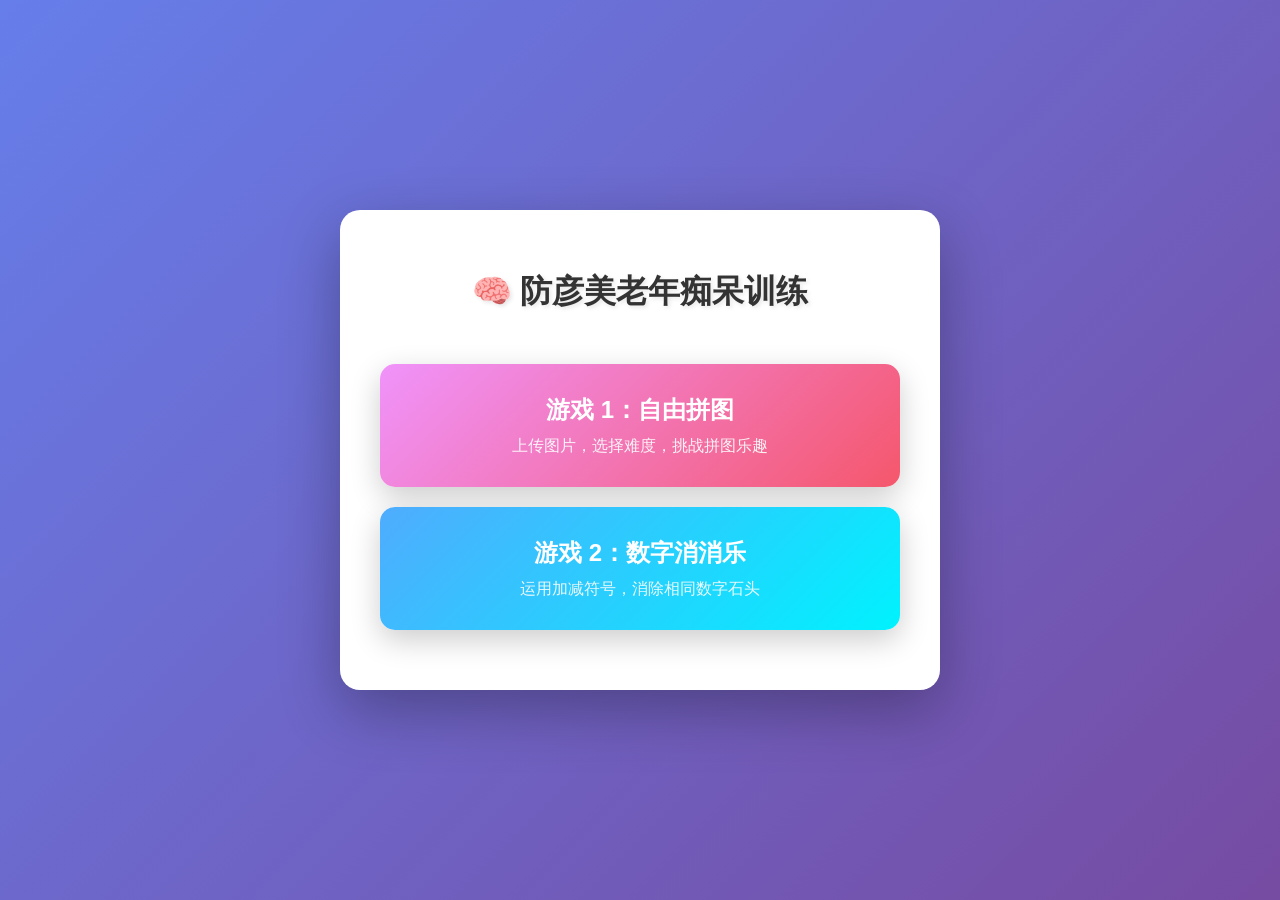
<file: index.html>
<!DOCTYPE html>
<html lang="zh-CN">
<head>
    <meta charset="UTF-8">
    <meta name="viewport" content="width=device-width, initial-scale=1.0">
    <title>防彦美老年痴呆训练</title>
    <style>
        * {
            margin: 0;
            padding: 0;
            box-sizing: border-box;
        }
        body {
            font-family: 'Microsoft YaHei', Arial, sans-serif;
            background: linear-gradient(135deg, #667eea 0%, #764ba2 100%);
            min-height: 100vh;
            display: flex;
            flex-direction: column;
            align-items: center;
            justify-content: center;
            padding: 20px;
        }
        .container {
            text-align: center;
            background: white;
            padding: 60px 40px;
            border-radius: 20px;
            box-shadow: 0 20px 60px rgba(0,0,0,0.3);
            max-width: 600px;
            width: 100%;
        }
        h1 {
            color: #333;
            font-size: 32px;
            margin-bottom: 50px;
            text-shadow: 2px 2px 4px rgba(0,0,0,0.1);
        }
        .game-list {
            display: flex;
            flex-direction: column;
            gap: 20px;
        }
        .game-card {
            background: linear-gradient(135deg, #f093fb 0%, #f5576c 100%);
            padding: 30px;
            border-radius: 15px;
            cursor: pointer;
            transition: all 0.3s ease;
            text-decoration: none;
            color: white;
            box-shadow: 0 10px 30px rgba(0,0,0,0.2);
        }
        .game-card:nth-child(2) {
            background: linear-gradient(135deg, #4facfe 0%, #00f2fe 100%);
        }
        .game-card:hover {
            transform: translateY(-5px);
            box-shadow: 0 15px 40px rgba(0,0,0,0.3);
        }
        .game-card h2 {
            font-size: 24px;
            margin-bottom: 10px;
        }
        .game-card p {
            font-size: 16px;
            opacity: 0.9;
        }
    </style>
</head>
<body>
    <div class="container">
        <h1>🧠 防彦美老年痴呆训练</h1>
        <div class="game-list">
            <a href="puzzle.html" class="game-card">
                <h2>游戏 1：自由拼图</h2>
                <p>上传图片，选择难度，挑战拼图乐趣</p>
            </a>
            <a href="numbers.html" class="game-card">
                <h2>游戏 2：数字消消乐</h2>
                <p>运用加减符号，消除相同数字石头</p>
            </a>
        </div>
    </div>
</body>
</html>
</file>
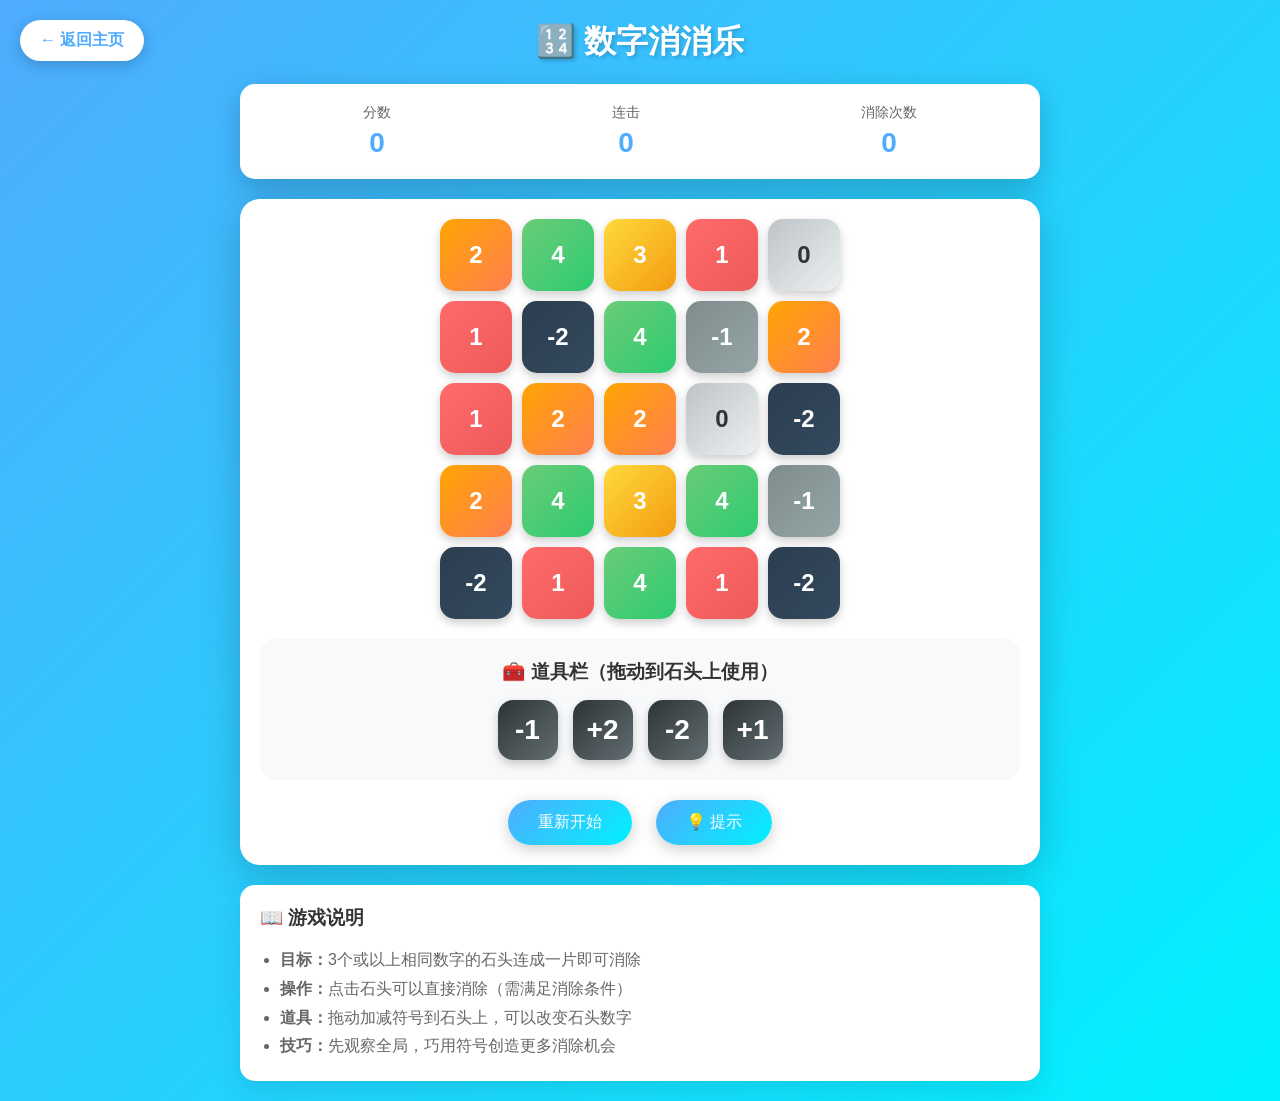
<file: numbers.html>
<!DOCTYPE html>
<html lang="zh-CN">
<head>
    <meta charset="UTF-8">
    <meta name="viewport" content="width=device-width, initial-scale=1.0">
    <title>数字消消乐 - 防彦美老年痴呆训练</title>
    <style>
        * {
            margin: 0;
            padding: 0;
            box-sizing: border-box;
        }
        body {
            font-family: 'Microsoft YaHei', Arial, sans-serif;
            background: linear-gradient(135deg, #4facfe 0%, #00f2fe 100%);
            min-height: 100vh;
            padding: 20px;
            user-select: none;
        }
        .container {
            max-width: 800px;
            margin: 0 auto;
        }
        .header {
            text-align: center;
            margin-bottom: 20px;
        }
        .header h1 {
            color: white;
            font-size: 32px;
            text-shadow: 2px 2px 4px rgba(0,0,0,0.2);
        }
        .back-btn {
            position: absolute;
            top: 20px;
            left: 20px;
            background: white;
            color: #4facfe;
            padding: 10px 20px;
            border-radius: 25px;
            text-decoration: none;
            font-weight: bold;
            box-shadow: 0 4px 15px rgba(0,0,0,0.2);
            transition: all 0.3s;
        }
        .back-btn:hover {
            transform: scale(1.05);
        }
        .stats-panel {
            background: white;
            padding: 20px;
            border-radius: 15px;
            box-shadow: 0 10px 30px rgba(0,0,0,0.2);
            display: flex;
            justify-content: space-around;
            margin-bottom: 20px;
            flex-wrap: wrap;
            gap: 15px;
        }
        .stat-item {
            text-align: center;
        }
        .stat-item label {
            display: block;
            color: #666;
            font-size: 14px;
            margin-bottom: 5px;
        }
        .stat-item .value {
            font-size: 28px;
            font-weight: bold;
            color: #4facfe;
        }
        .game-container {
            background: white;
            padding: 20px;
            border-radius: 20px;
            box-shadow: 0 10px 40px rgba(0,0,0,0.2);
        }
        .game-board {
            display: grid;
            grid-template-columns: repeat(5, 1fr);
            gap: 10px;
            margin-bottom: 20px;
            max-width: 400px;
            margin-left: auto;
            margin-right: auto;
        }
        .stone {
            aspect-ratio: 1;
            border-radius: 15px;
            display: flex;
            align-items: center;
            justify-content: center;
            font-size: 24px;
            font-weight: bold;
            color: white;
            cursor: pointer;
            transition: all 0.2s;
            box-shadow: 0 4px 10px rgba(0,0,0,0.2);
        }
        .stone:hover {
            transform: scale(1.05);
        }
        .stone.dragging {
            opacity: 0.5;
            transform: scale(1.1);
        }
        .stone.highlight {
            animation: pulse 0.5s infinite;
        }
        .stone.removing {
            animation: remove 0.3s forwards;
        }
        @keyframes pulse {
            0%, 100% { transform: scale(1); }
            50% { transform: scale(1.1); }
        }
        @keyframes remove {
            0% { transform: scale(1); opacity: 1; }
            100% { transform: scale(0); opacity: 0; }
        }
        .stone.num-minus-2 { background: linear-gradient(135deg, #2c3e50, #34495e); }
        .stone.num-minus-1 { background: linear-gradient(135deg, #7f8c8d, #95a5a6); }
        .stone.num-0 { background: linear-gradient(135deg, #bdc3c7, #ecf0f1); color: #333; }
        .stone.num-1 { background: linear-gradient(135deg, #ff6b6b, #ee5a5a); }
        .stone.num-2 { background: linear-gradient(135deg, #ffa502, #ff7f50); }
        .stone.num-3 { background: linear-gradient(135deg, #ffd93d, #f39c12); }
        .stone.num-4 { background: linear-gradient(135deg, #6bcb77, #2ecc71); }
        .stone.operator {
            background: linear-gradient(135deg, #2d3436, #636e72);
            font-size: 28px;
        }
        .tools-panel {
            background: #f8f9fa;
            padding: 20px;
            border-radius: 15px;
            text-align: center;
        }
        .tools-panel h3 {
            color: #333;
            margin-bottom: 15px;
        }
        .tools {
            display: flex;
            justify-content: center;
            gap: 15px;
            flex-wrap: wrap;
        }
        .tool {
            width: 60px;
            height: 60px;
            border-radius: 15px;
            display: flex;
            align-items: center;
            justify-content: center;
            font-size: 28px;
            font-weight: bold;
            color: white;
            cursor: grab;
            background: linear-gradient(135deg, #2d3436, #636e72);
            box-shadow: 0 4px 10px rgba(0,0,0,0.2);
            transition: all 0.2s;
        }
        .tool:hover {
            transform: scale(1.1);
        }
        .tool:active {
            cursor: grabbing;
        }
        .controls {
            margin-top: 20px;
            text-align: center;
        }
        .controls button {
            background: linear-gradient(135deg, #4facfe, #00f2fe);
            color: white;
            padding: 12px 30px;
            border: none;
            border-radius: 25px;
            font-size: 16px;
            cursor: pointer;
            box-shadow: 0 4px 15px rgba(0,0,0,0.2);
            transition: all 0.3s;
            margin: 0 10px;
        }
        .controls button:hover {
            transform: scale(1.05);
        }
        .instructions {
            background: white;
            padding: 20px;
            border-radius: 15px;
            margin-top: 20px;
            box-shadow: 0 10px 30px rgba(0,0,0,0.1);
        }
        .instructions h3 {
            color: #333;
            margin-bottom: 15px;
        }
        .instructions ul {
            color: #666;
            line-height: 1.8;
            padding-left: 20px;
        }
        .score-popup {
            position: fixed;
            pointer-events: none;
            font-size: 24px;
            font-weight: bold;
            color: #ffd93d;
            text-shadow: 2px 2px 4px rgba(0,0,0,0.3);
            animation: scoreFloat 1s forwards;
            z-index: 1000;
        }
        @keyframes scoreFloat {
            0% { transform: translateY(0) scale(1); opacity: 1; }
            100% { transform: translateY(-50px) scale(1.5); opacity: 0; }
        }
        @media (max-width: 768px) {
            body {
                padding: 10px;
            }
            .header h1 {
                font-size: 24px;
                margin-top: 60px;
            }
            .back-btn {
                top: 10px;
                left: 10px;
                padding: 8px 16px;
                font-size: 14px;
            }
            .stats-panel {
                padding: 15px;
                gap: 10px;
                flex-direction: row;
                flex-wrap: nowrap;
                justify-content: space-between;
            }
            .stat-item {
                flex: 1;
            }
            .stat-item .value {
                font-size: 24px;
            }
            .game-container {
                padding: 15px;
            }
            .game-board {
                max-width: 90vw;
                gap: 8px;
            }
            .stone {
                font-size: 20px;
                border-radius: 12px;
            }
            .tools-panel {
                padding: 15px;
            }
            .tools-panel h3 {
                font-size: 16px;
                margin-bottom: 10px;
            }
            .tools {
                gap: 10px;
                flex-direction: row;
                flex-wrap: nowrap;
                justify-content: center;
            }
            .tool {
                width: 50px;
                height: 50px;
                font-size: 24px;
            }
            .controls {
                margin-top: 15px;
            }
            .controls button {
                padding: 10px 25px;
                font-size: 14px;
                margin: 0 5px;
            }
            .instructions {
                padding: 15px;
                margin-top: 15px;
            }
            .instructions h3 {
                font-size: 16px;
            }
            .instructions ul {
                font-size: 14px;
                line-height: 1.6;
            }
        }
        @media (max-width: 480px) {
            .header h1 {
                font-size: 20px;
            }
            .stats-panel {
                flex-direction: row;
                flex-wrap: nowrap;
                justify-content: space-between;
            }
            .stat-item {
                flex: 1;
            }
            .stat-item label {
                font-size: 12px;
            }
            .stat-item .value {
                font-size: 20px;
            }
            .game-board {
                gap: 6px;
            }
            .stone {
                font-size: 18px;
                border-radius: 10px;
            }
            .tools {
                flex-direction: row;
                flex-wrap: nowrap;
                justify-content: center;
            }
            .tool {
                width: 50px;
                height: 50px;
                font-size: 20px;
            }
            .controls {
                flex-direction: column;
                align-items: center;
                gap: 10px;
            }
            .controls button {
                width: 80%;
                max-width: 200px;
                margin: 0;
            }
        }
    </style>
</head>
<body>
    <a href="index.html" class="back-btn">← 返回主页</a>
    <div class="container">
        <div class="header">
            <h1>🔢 数字消消乐</h1>
        </div>
        <div class="stats-panel">
            <div class="stat-item">
                <label>分数</label>
                <div class="value" id="scoreDisplay">0</div>
            </div>
            <div class="stat-item">
                <label>连击</label>
                <div class="value" id="comboDisplay">0</div>
            </div>
            <div class="stat-item">
                <label>消除次数</label>
                <div class="value" id="removeDisplay">0</div>
            </div>
        </div>
        <div class="game-container">
            <div class="game-board" id="gameBoard"></div>
            <div class="tools-panel">
                <h3>🧰 道具栏（拖动到石头上使用）</h3>
                <div class="tools" id="toolsPanel"></div>
            </div>
            <div class="controls">
                <button id="restartBtn">重新开始</button>
                <button id="hintBtn">💡 提示</button>
            </div>
        </div>
        <div class="instructions">
            <h3>📖 游戏说明</h3>
            <ul>
                <li><strong>目标：</strong>3个或以上相同数字的石头连成一片即可消除</li>
                <li><strong>操作：</strong>点击石头可以直接消除（需满足消除条件）</li>
                <li><strong>道具：</strong>拖动加减符号到石头上，可以改变石头数字</li>
                <li><strong>技巧：</strong>先观察全局，巧用符号创造更多消除机会</li>
            </ul>
        </div>
    </div>
    <script>
        const BOARD_SIZE = 5;
        const MIN_MATCH = 3;
        let board = [];
        let score = 0;
        let combo = 0;
        let removeCount = 0;
        let isProcessing = false;
        const gameBoard = document.getElementById('gameBoard');
        const toolsPanel = document.getElementById('toolsPanel');
        const scoreDisplay = document.getElementById('scoreDisplay');
        const comboDisplay = document.getElementById('comboDisplay');
        const removeDisplay = document.getElementById('removeDisplay');
        const restartBtn = document.getElementById('restartBtn');
        const hintBtn = document.getElementById('hintBtn');
        let draggedItem = null;
        let draggedType = null;
        let draggedValue = null;
        function initGame() {
            board = [];
            score = 0;
            combo = 0;
            removeCount = 0;
            updateStats();
            for (let row = 0; row < BOARD_SIZE; row++) {
                board[row] = [];
                for (let col = 0; col < BOARD_SIZE; col++) {
                    board[row][col] = getRandomNumber();
                }
            }
            while (findMatches().length > 0) {
                for (let row = 0; row < BOARD_SIZE; row++) {
                    for (let col = 0; col < BOARD_SIZE; col++) {
                        board[row][col] = getRandomNumber();
                    }
                }
            }
            renderBoard();
            renderTools();
        }
        function getRandomNumber(aroundNumbers = []) {
            if (aroundNumbers.length > 0 && Math.random() < 0.6) {
                const mostCommon = aroundNumbers.reduce((acc, num) => {
                    acc[num] = (acc[num] || 0) + 1;
                    return acc;
                }, {});
                const sorted = Object.entries(mostCommon).sort((a, b) => b[1] - a[1]);
                if (sorted.length > 0) {
                    return parseInt(sorted[0][0]);
                }
            }
            return Math.floor(Math.random() * 7) - 2;
        }
        let touchStartX = 0;
        let touchStartY = 0;
        let touchDragging = false;
        let touchTarget = null;
        function renderBoard() {
            gameBoard.innerHTML = '';
            for (let row = 0; row < BOARD_SIZE; row++) {
                for (let col = 0; col < BOARD_SIZE; col++) {
                    const cell = document.createElement('div');
                    cell.className = 'stone';
                    cell.dataset.row = row;
                    cell.dataset.col = col;
                    const value = board[row][col];
                    if (typeof value === 'number') {
                        if (value < 0) {
                            cell.classList.add(`num-minus-${Math.abs(value)}`);
                        } else {
                            cell.classList.add(`num-${value}`);
                        }
                        cell.textContent = value;
                    } else {
                        cell.classList.add('operator');
                        cell.textContent = value;
                    }
                    cell.addEventListener('click', () => handleStoneClick(row, col));
                    cell.addEventListener('dragover', (e) => e.preventDefault());
                    cell.addEventListener('drop', (e) => handleDrop(e, row, col));
                    cell.addEventListener('dragenter', () => cell.classList.add('highlight'));
                    cell.addEventListener('dragleave', () => cell.classList.remove('highlight'));
                    cell.addEventListener('touchstart', (e) => {
                        e.preventDefault();
                        handleStoneClick(row, col);
                    });
                    cell.addEventListener('dragover', (e) => e.preventDefault());
                    cell.addEventListener('touchmove', (e) => e.preventDefault());
                    cell.addEventListener('touchend', (e) => {
                        e.preventDefault();
                        if (draggedType === 'operator') {
                            handleDrop(e, row, col);
                        }
                    });
                    gameBoard.appendChild(cell);
                }
            }
        }
        function renderTools() {
            toolsPanel.innerHTML = '';
            const allOperators = ['+1', '+2', '-1', '-2'];
            const shuffled = [...allOperators].sort(() => Math.random() - 0.5);
            const selectedOperators = shuffled.slice(0, 4);
            selectedOperators.forEach(op => {
                const tool = document.createElement('div');
                tool.className = 'tool';
                tool.draggable = true;
                tool.textContent = op;
                tool.addEventListener('dragstart', (e) => {
                    draggedType = 'operator';
                    draggedValue = op;
                    tool.classList.add('dragging');
                });
                tool.addEventListener('dragend', () => {
                    tool.classList.remove('dragging');
                    draggedType = null;
                    draggedValue = null;
                });
                tool.addEventListener('touchstart', (e) => {
                    e.preventDefault();
                    draggedType = 'operator';
                    draggedValue = op;
                    tool.classList.add('dragging');
                });
                tool.addEventListener('touchmove', (e) => {
                    e.preventDefault();
                });
                tool.addEventListener('touchend', (e) => {
                    e.preventDefault();
                    tool.classList.remove('dragging');
                });
                toolsPanel.appendChild(tool);
            });
        }
        function handleStoneClick(row, col) {
            if (isProcessing) return;
            const matches = findMatches();
            const clickedMatch = matches.find(match => 
                match.some(pos => pos.row === row && pos.col === col)
            );
            if (clickedMatch) {
                processMatches(clickedMatch);
            }
        }
        function handleDrop(e, row, col) {
            e.preventDefault();
            if (isProcessing) return;
            const cell = gameBoard.children[row * BOARD_SIZE + col];
            cell.classList.remove('highlight');
            if (draggedType === 'operator' && typeof board[row][col] === 'number') {
                applyOperator(row, col, draggedValue);
            }
        }
        function applyOperator(row, col, operator) {
            const value = board[row][col];
            let newValue;
            switch (operator) {
                case '+1': newValue = value + 1; break;
                case '+2': newValue = value + 2; break;
                case '-1': newValue = value - 1; break;
                case '-2': newValue = value - 2; break;
            }
            newValue = Math.max(-2, Math.min(4, newValue));
            board[row][col] = newValue;
            renderBoard();
            renderTools();
            combo = 0;
            updateStats();
            const matches = findMatches();
            if (matches.length > 0) {
                setTimeout(() => processMatches(matches[0]), 300);
            }
        }
        function findMatches() {
            const matches = [];
            const checked = Array(BOARD_SIZE).fill(null).map(() => Array(BOARD_SIZE).fill(false));
            for (let row = 0; row < BOARD_SIZE; row++) {
                for (let col = 0; col < BOARD_SIZE; col++) {
                    if (!checked[row][col] && typeof board[row][col] === 'number') {
                        const group = [];
                        const value = board[row][col];
                        const stack = [{row, col}];
                        while (stack.length > 0) {
                            const pos = stack.pop();
                            if (pos.row < 0 || pos.row >= BOARD_SIZE || 
                                pos.col < 0 || pos.col >= BOARD_SIZE ||
                                checked[pos.row][pos.col] || 
                                board[pos.row][pos.col] !== value) {
                                continue;
                            }
                            checked[pos.row][pos.col] = true;
                            group.push(pos);
                            stack.push({row: pos.row - 1, col: pos.col});
                            stack.push({row: pos.row + 1, col: pos.col});
                            stack.push({row: pos.row, col: pos.col - 1});
                            stack.push({row: pos.row, col: pos.col + 1});
                        }
                        if (group.length >= MIN_MATCH) {
                            matches.push(group);
                        }
                    }
                }
            }
            return matches;
        }
        async function processMatches(match) {
            if (isProcessing) return;
            isProcessing = true;
            combo++;
            const comboMultiplier = Math.pow(1.5, combo - 1);
            const points = Math.floor(match.length * 10 * combo * comboMultiplier);
            score += points;
            removeCount++;
            showScorePopup(points, match[0]);
            if (combo >= 3) {
                showComboPopup(combo, match[0]);
            }
            updateStats();
            match.forEach(pos => {
                const cell = gameBoard.children[pos.row * BOARD_SIZE + pos.col];
                cell.classList.add('removing');
            });
            await delay(300);
            match.forEach(pos => {
                board[pos.row][pos.col] = null;
            });
            await dropStones();
            await fillEmptySpaces();
            renderBoard();
            await delay(200);
            const newMatches = findMatches();
            if (newMatches.length > 0) {
                isProcessing = false;
                processMatches(newMatches[0]);
            } else {
                combo = 0;
                updateStats();
                isProcessing = false;
            }
        }
        function showComboPopup(combo, pos) {
            const cell = gameBoard.children[pos.row * BOARD_SIZE + pos.col];
            const rect = cell.getBoundingClientRect();
            const popup = document.createElement('div');
            popup.className = 'score-popup';
            popup.textContent = `COMBO x${combo}!`;
            popup.style.left = `${rect.left + rect.width / 2}px`;
            popup.style.top = `${rect.top - 30}px`;
            popup.style.color = '#ff6b6b';
            popup.style.fontSize = '20px';
            document.body.appendChild(popup);
            setTimeout(() => popup.remove(), 1000);
        }
        async function dropStones() {
            for (let col = 0; col < BOARD_SIZE; col++) {
                let emptyRow = BOARD_SIZE - 1;
                for (let row = BOARD_SIZE - 1; row >= 0; row--) {
                    if (board[row][col] !== null) {
                        if (row !== emptyRow) {
                            board[emptyRow][col] = board[row][col];
                            board[row][col] = null;
                        }
                        emptyRow--;
                    }
                }
            }
        }
        async function fillEmptySpaces() {
            for (let col = 0; col < BOARD_SIZE; col++) {
                for (let row = 0; row < BOARD_SIZE; row++) {
                    if (board[row][col] === null) {
                        const aroundNumbers = [];
                        const directions = [
                            {r: -1, c: 0},
                            {r: 1, c: 0},
                            {r: 0, c: -1},
                            {r: 0, c: 1}
                        ];
                        directions.forEach(dir => {
                            const newRow = row + dir.r;
                            const newCol = col + dir.c;
                            if (newRow >= 0 && newRow < BOARD_SIZE && newCol >= 0 && newCol < BOARD_SIZE) {
                                const value = board[newRow][newCol];
                                if (typeof value === 'number') {
                                    aroundNumbers.push(value);
                                }
                            }
                        });
                        board[row][col] = getRandomNumber(aroundNumbers);
                    }
                }
            }
        }
        function showScorePopup(points, pos) {
            const cell = gameBoard.children[pos.row * BOARD_SIZE + pos.col];
            const rect = cell.getBoundingClientRect();
            const popup = document.createElement('div');
            popup.className = 'score-popup';
            popup.textContent = `+${points}`;
            popup.style.left = `${rect.left + rect.width / 2}px`;
            popup.style.top = `${rect.top}px`;
            document.body.appendChild(popup);
            setTimeout(() => popup.remove(), 1000);
        }
        function updateStats() {
            scoreDisplay.textContent = score;
            comboDisplay.textContent = combo;
            removeDisplay.textContent = removeCount;
        }
        function delay(ms) {
            return new Promise(resolve => setTimeout(resolve, ms));
        }
        restartBtn.addEventListener('click', initGame);
        hintBtn.addEventListener('click', () => {
            if (isProcessing) return;
            const matches = findMatches();
            if (matches.length > 0) {
                matches[0].forEach(pos => {
                    const cell = gameBoard.children[pos.row * BOARD_SIZE + pos.col];
                    cell.classList.add('highlight');
                    setTimeout(() => cell.classList.remove('highlight'), 1500);
                });
            } else {
                alert('没有可消除的组合，试试用道具调整数字吧！');
            }
        });
        initGame();
    </script>
</body>
</html>
</file>
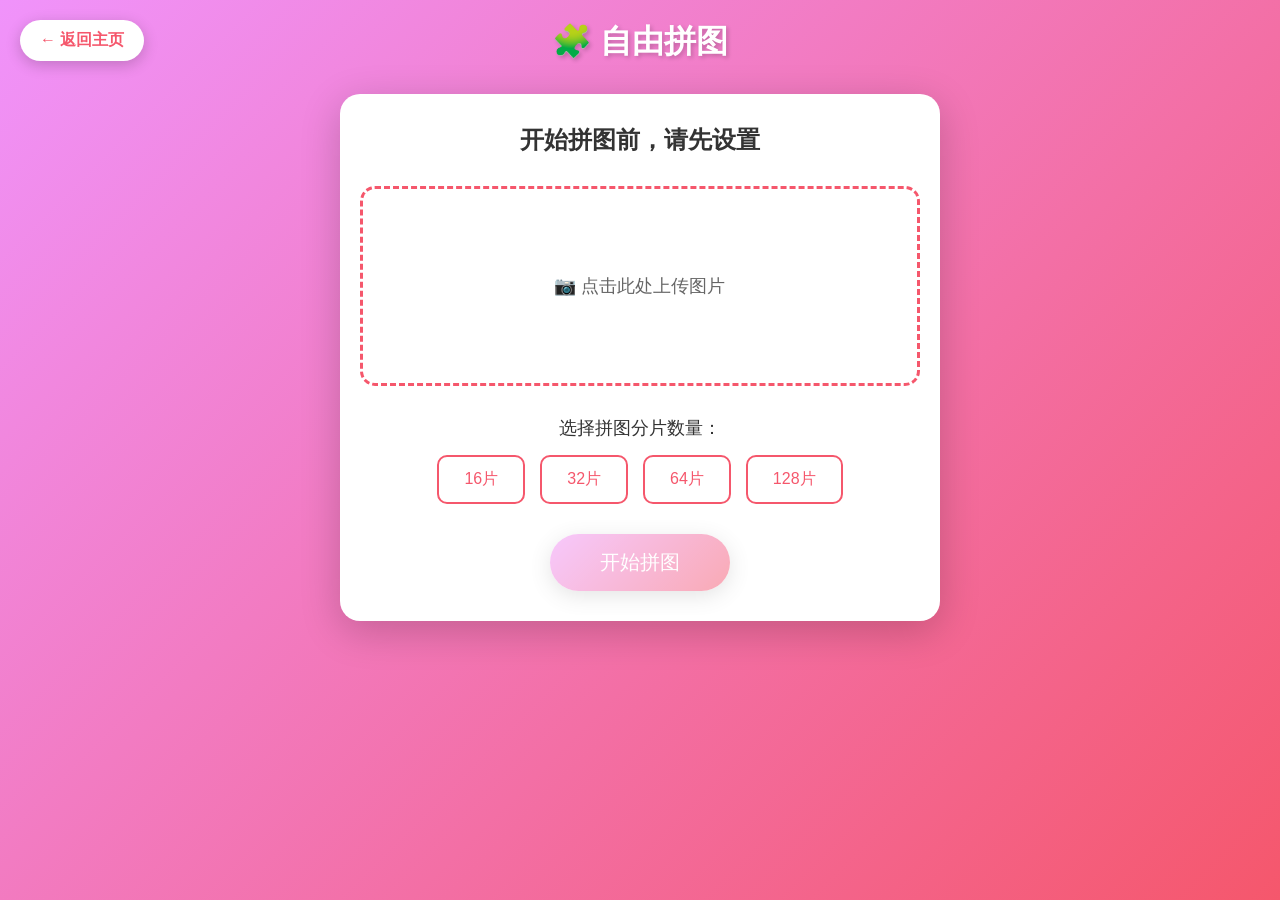
<file: puzzle.html>
<!DOCTYPE html>
<html lang="zh-CN">
<head>
    <meta charset="UTF-8">
    <meta name="viewport" content="width=device-width, initial-scale=1.0">
    <title>自由拼图 - 防彦美老年痴呆训练</title>
    <style>
        * {
            margin: 0;
            padding: 0;
            box-sizing: border-box;
        }
        body {
            font-family: 'Microsoft YaHei', Arial, sans-serif;
            background: linear-gradient(135deg, #f093fb 0%, #f5576c 100%);
            min-height: 100vh;
            padding: 20px;
        }
        .container {
            max-width: 1200px;
            margin: 0 auto;
        }
        .header {
            text-align: center;
            margin-bottom: 30px;
        }
        .header h1 {
            color: white;
            font-size: 32px;
            text-shadow: 2px 2px 4px rgba(0,0,0,0.2);
        }
        .back-btn {
            position: absolute;
            top: 20px;
            left: 20px;
            background: white;
            color: #f5576c;
            padding: 10px 20px;
            border-radius: 25px;
            text-decoration: none;
            font-weight: bold;
            box-shadow: 0 4px 15px rgba(0,0,0,0.2);
            transition: all 0.3s;
        }
        .back-btn:hover {
            transform: scale(1.05);
        }
        .setup-panel {
            background: white;
            padding: 30px 20px;
            border-radius: 20px;
            box-shadow: 0 10px 40px rgba(0,0,0,0.2);
            text-align: center;
            max-width: 600px;
            margin: 0 auto;
        }
        .setup-panel h2 {
            color: #333;
            margin-bottom: 30px;
        }
        .upload-area {
            border: 3px dashed #f5576c;
            border-radius: 15px;
            padding: 30px 20px;
            margin-bottom: 30px;
            cursor: pointer;
            transition: all 0.3s;
            min-height: 200px;
            display: flex;
            flex-direction: column;
            justify-content: center;
            align-items: center;
        }
        .upload-area:hover {
            background: #fff5f7;
        }
        .upload-area p {
            color: #666;
            font-size: 18px;
        }
        .upload-area input {
            display: none;
        }
        .preview-img {
            max-width: 100%;
            max-height: 300px;
            border-radius: 10px;
            margin-top: 20px;
            display: none;
        }
        .options {
            margin-bottom: 30px;
        }
        .options label {
            display: block;
            color: #333;
            font-size: 18px;
            margin-bottom: 15px;
        }
        .piece-options {
            display: flex;
            justify-content: center;
            gap: 15px;
            flex-wrap: wrap;
        }
        .piece-btn {
            padding: 12px 25px;
            border: 2px solid #f5576c;
            background: white;
            color: #f5576c;
            border-radius: 10px;
            font-size: 16px;
            cursor: pointer;
            transition: all 0.3s;
        }
        .piece-btn:hover, .piece-btn.active {
            background: #f5576c;
            color: white;
        }
        .start-btn {
            background: linear-gradient(135deg, #f093fb 0%, #f5576c 100%);
            color: white;
            padding: 15px 50px;
            border: none;
            border-radius: 30px;
            font-size: 20px;
            cursor: pointer;
            box-shadow: 0 5px 20px rgba(0,0,0,0.2);
            transition: all 0.3s;
        }
        .start-btn:hover {
            transform: scale(1.05);
        }
        .start-btn:disabled {
            opacity: 0.5;
            cursor: not-allowed;
        }
        .game-area {
            display: none;
            text-align: center;
        }
        .game-header {
            display: flex;
            justify-content: center;
            gap: 30px;
            margin-bottom: 20px;
            flex-wrap: wrap;
        }
        .game-btn {
            background: white;
            color: #f5576c;
            padding: 10px 25px;
            border: none;
            border-radius: 20px;
            font-size: 16px;
            cursor: pointer;
            box-shadow: 0 4px 15px rgba(0,0,0,0.2);
            transition: all 0.3s;
        }
        .game-btn:hover {
            transform: scale(1.05);
        }
        .timer {
            color: white;
            font-size: 24px;
            font-weight: bold;
        }
        .puzzle-container {
            display: flex;
            justify-content: center;
            gap: 40px;
            flex-wrap: wrap;
        }
        .puzzle-board {
            background: white;
            border-radius: 15px;
            padding: 10px;
            box-shadow: 0 10px 40px rgba(0,0,0,0.2);
            display: grid;
            gap: 2px;
        }
        .puzzle-piece {
            background-size: cover;
            cursor: pointer;
            border: 1px solid #ddd;
            transition: transform 0.2s;
        }
        .puzzle-piece:hover {
            transform: scale(1.05);
            z-index: 10;
        }
        .puzzle-piece.selected {
            box-shadow: 0 0 0 3px #f5576c;
            transform: scale(1.1);
            z-index: 100;
        }
        .preview-modal {
            display: none;
            position: fixed;
            top: 0;
            left: 0;
            width: 100%;
            height: 100%;
            background: rgba(0,0,0,0.9);
            justify-content: center;
            align-items: center;
            z-index: 1001;
        }
        .preview-modal img {
            max-width: 90%;
            max-height: 90%;
            border-radius: 10px;
        }
        .preview-modal .close-btn {
            position: absolute;
            top: 20px;
            right: 20px;
            background: white;
            color: #f5576c;
            width: 50px;
            height: 50px;
            border: none;
            border-radius: 50%;
            font-size: 24px;
            cursor: pointer;
            font-weight: bold;
        }
        .success-modal {
            display: none;
            position: fixed;
            top: 0;
            left: 0;
            width: 100%;
            height: 100%;
            background: rgba(0,0,0,0.8);
            justify-content: center;
            align-items: center;
            z-index: 1000;
        }
        .success-content {
            background: white;
            padding: 50px;
            border-radius: 20px;
            text-align: center;
            animation: popIn 0.5s;
        }
        @keyframes popIn {
            0% { transform: scale(0); }
            100% { transform: scale(1); }
        }
        .success-content h2 {
            color: #f5576c;
            font-size: 36px;
            margin-bottom: 20px;
        }
        .success-content p {
            color: #666;
            font-size: 18px;
            margin-bottom: 30px;
        }
        .success-buttons {
            display: flex;
            gap: 20px;
            justify-content: center;
        }
        @media (max-width: 768px) {
            body {
                padding: 10px;
            }
            .header h1 {
                font-size: 24px;
                margin-top: 60px;
            }
            .back-btn {
                top: 10px;
                left: 10px;
                padding: 8px 16px;
                font-size: 14px;
            }
            .setup-panel {
                padding: 20px 15px;
            }
            .setup-panel h2 {
                font-size: 20px;
                margin-bottom: 20px;
            }
            .upload-area {
                padding: 20px 15px;
                min-height: 180px;
            }
            .upload-area p {
                font-size: 16px;
            }
            .piece-options {
                gap: 10px;
            }
            .piece-btn {
                padding: 10px 20px;
                font-size: 14px;
            }
            .start-btn {
                padding: 12px 40px;
                font-size: 18px;
            }
            .game-header {
                gap: 15px;
                margin-bottom: 15px;
            }
            .game-btn {
                padding: 8px 20px;
                font-size: 14px;
            }
            .timer {
                font-size: 20px;
            }
            .puzzle-board {
                padding: 8px;
            }
            .success-content {
                padding: 40px 20px;
                margin: 0 20px;
            }
            .success-content h2 {
                font-size: 28px;
            }
            .success-buttons {
                flex-direction: column;
                gap: 15px;
            }
        }
        @media (max-width: 480px) {
            .header h1 {
                font-size: 20px;
            }
            .piece-options {
                flex-direction: column;
                align-items: center;
            }
            .piece-btn {
                width: 80%;
                max-width: 200px;
            }
            .game-header {
                flex-direction: column;
                align-items: center;
            }
            .game-btn {
                width: 80%;
                max-width: 200px;
            }
        }
    </style>
</head>
<body>
    <a href="index.html" class="back-btn">← 返回主页</a>
    <div class="container">
        <div class="header">
            <h1>🧩 自由拼图</h1>
        </div>
        <div class="setup-panel" id="setupPanel">
            <h2>开始拼图前，请先设置</h2>
            <div class="upload-area" id="uploadArea">
                <p>📷 点击此处上传图片</p>
                <input type="file" id="imageInput" accept="image/*">
                <img id="previewImg" class="preview-img">
            </div>
            <div class="options">
                <label>选择拼图分片数量：</label>
                <div class="piece-options">
                    <button class="piece-btn" data-pieces="16">16片</button>
                    <button class="piece-btn" data-pieces="32">32片</button>
                    <button class="piece-btn" data-pieces="64">64片</button>
                    <button class="piece-btn" data-pieces="128">128片</button>
                </div>
            </div>
            <button class="start-btn" id="startBtn" disabled>开始拼图</button>
        </div>
        <div class="game-area" id="gameArea">
            <div class="game-header">
                <div class="timer">⏱️ <span id="timerDisplay">00:00</span></div>
                <button class="game-btn" id="viewPreviewBtn">👁️ 查看原图</button>
                <button class="game-btn" id="resetBtn">重新开始</button>
                <button class="game-btn" id="newImageBtn">上传新图片</button>
            </div>
            <div class="puzzle-container">
                <div class="puzzle-board" id="puzzleBoard"></div>
            </div>
        </div>
    </div>
    <div class="preview-modal" id="previewModal">
        <button class="close-btn" id="closePreviewBtn">×</button>
        <img id="gamePreview">
    </div>
    <div class="success-modal" id="successModal">
        <div class="success-content">
            <h2>🎉 恭喜完成！</h2>
            <p>用时：<span id="finalTime"></span></p>
            <div class="success-buttons">
                <button class="game-btn" id="playAgainBtn">再玩一次</button>
                <button class="game-btn" id="newImageModalBtn">上传新图片</button>
            </div>
        </div>
    </div>
    <script>
        let uploadedImage = null;
        let selectedPieces = null;
        let gridSize = 4;
        let pieces = [];
        let selectedPiece = null;
        let timerInterval = null;
        let seconds = 0;
        const uploadArea = document.getElementById('uploadArea');
        const imageInput = document.getElementById('imageInput');
        const previewImg = document.getElementById('previewImg');
        const pieceBtns = document.querySelectorAll('.piece-btn');
        const startBtn = document.getElementById('startBtn');
        const setupPanel = document.getElementById('setupPanel');
        const gameArea = document.getElementById('gameArea');
        const puzzleBoard = document.getElementById('puzzleBoard');
        const gamePreview = document.getElementById('gamePreview');
        const timerDisplay = document.getElementById('timerDisplay');
        const resetBtn = document.getElementById('resetBtn');
        const newImageBtn = document.getElementById('newImageBtn');
        const viewPreviewBtn = document.getElementById('viewPreviewBtn');
        const closePreviewBtn = document.getElementById('closePreviewBtn');
        const previewModal = document.getElementById('previewModal');
        const successModal = document.getElementById('successModal');
        const finalTime = document.getElementById('finalTime');
        const playAgainBtn = document.getElementById('playAgainBtn');
        const newImageModalBtn = document.getElementById('newImageModalBtn');
        uploadArea.addEventListener('click', () => imageInput.click());
        imageInput.addEventListener('change', (e) => {
            const file = e.target.files[0];
            if (file) {
                const reader = new FileReader();
                reader.onload = (event) => {
                    uploadedImage = event.target.result;
                    previewImg.src = uploadedImage;
                    previewImg.style.display = 'block';
                    checkCanStart();
                };
                reader.readAsDataURL(file);
            }
        });
        pieceBtns.forEach(btn => {
            btn.addEventListener('click', () => {
                pieceBtns.forEach(b => b.classList.remove('active'));
                btn.classList.add('active');
                selectedPieces = parseInt(btn.dataset.pieces);
                checkCanStart();
            });
        });
        function checkCanStart() {
            startBtn.disabled = !(uploadedImage && selectedPieces);
        }
        startBtn.addEventListener('click', startGame);
        function startGame() {
            const sqrt = Math.sqrt(selectedPieces);
            gridSize = Math.floor(sqrt);
            if (gridSize * gridSize !== selectedPieces) {
                gridSize = selectedPieces / 4;
            }
            setupPanel.style.display = 'none';
            gameArea.style.display = 'block';
            gamePreview.src = uploadedImage;
            seconds = 0;
            timerDisplay.textContent = '00:00';
            startTimer();
            createPuzzle();
        }
        function startTimer() {
            if (timerInterval) clearInterval(timerInterval);
            timerInterval = setInterval(() => {
                seconds++;
                const mins = Math.floor(seconds / 60).toString().padStart(2, '0');
                const secs = (seconds % 60).toString().padStart(2, '0');
                timerDisplay.textContent = `${mins}:${secs}`;
            }, 1000);
        }
        function createPuzzle() {
            puzzleBoard.innerHTML = '';
            const padding = 40;
            const boardSize = Math.min(500, window.innerWidth - padding * 2);
            const pieceSize = boardSize / gridSize;
            puzzleBoard.style.gridTemplateColumns = `repeat(${gridSize}, ${pieceSize}px)`;
            puzzleBoard.style.width = `${boardSize + gridSize * 2}px`;
            puzzleBoard.style.maxWidth = '90vw';
            pieces = [];
            for (let i = 0; i < selectedPieces; i++) {
                pieces.push(i);
            }
            shuffleArray(pieces);
            pieces.forEach((originalIndex, currentIndex) => {
                const piece = document.createElement('div');
                piece.className = 'puzzle-piece';
                piece.style.width = `${pieceSize}px`;
                piece.style.height = `${pieceSize}px`;
                piece.style.backgroundImage = `url(${uploadedImage})`;
                piece.style.backgroundSize = `${boardSize}px ${boardSize}px`;
                const row = Math.floor(originalIndex / gridSize);
                const col = originalIndex % gridSize;
                piece.style.backgroundPosition = `-${col * pieceSize}px -${row * pieceSize}px`;
                piece.dataset.originalIndex = originalIndex;
                piece.dataset.currentIndex = currentIndex;
                piece.addEventListener('click', () => selectPiece(piece));
                piece.addEventListener('touchstart', (e) => {
                    e.preventDefault();
                    selectPiece(piece);
                });
                puzzleBoard.appendChild(piece);
            });
        }
        function shuffleArray(array) {
            for (let i = array.length - 1; i > 0; i--) {
                const j = Math.floor(Math.random() * (i + 1));
                [array[i], array[j]] = [array[j], array[i]];
            }
        }
        function selectPiece(piece) {
            if (selectedPiece === null) {
                selectedPiece = piece;
                piece.classList.add('selected');
            } else {
                swapPieces(selectedPiece, piece);
                selectedPiece.classList.remove('selected');
                selectedPiece = null;
                checkWin();
            }
        }
        function swapPieces(piece1, piece2) {
            const tempBgPos = piece1.style.backgroundPosition;
            const tempOriginalIndex = piece1.dataset.originalIndex;
            piece1.style.backgroundPosition = piece2.style.backgroundPosition;
            piece1.dataset.originalIndex = piece2.dataset.originalIndex;
            piece2.style.backgroundPosition = tempBgPos;
            piece2.dataset.originalIndex = tempOriginalIndex;
        }
        function checkWin() {
            const allPieces = puzzleBoard.querySelectorAll('.puzzle-piece');
            for (let i = 0; i < allPieces.length; i++) {
                if (parseInt(allPieces[i].dataset.originalIndex) !== i) {
                    return;
                }
            }
            clearInterval(timerInterval);
            const mins = Math.floor(seconds / 60).toString().padStart(2, '0');
            const secs = (seconds % 60).toString().padStart(2, '0');
            finalTime.textContent = `${mins}:${secs}`;
            successModal.style.display = 'flex';
        }
        viewPreviewBtn.addEventListener('click', () => {
            previewModal.style.display = 'flex';
        });
        closePreviewBtn.addEventListener('click', () => {
            previewModal.style.display = 'none';
        });
        previewModal.addEventListener('click', (e) => {
            if (e.target === previewModal) {
                previewModal.style.display = 'none';
            }
        });
        resetBtn.addEventListener('click', () => {
            createPuzzle();
            seconds = 0;
            timerDisplay.textContent = '00:00';
            startTimer();
        });
        newImageBtn.addEventListener('click', resetToSetup);
        playAgainBtn.addEventListener('click', () => {
            successModal.style.display = 'none';
            createPuzzle();
            seconds = 0;
            timerDisplay.textContent = '00:00';
            startTimer();
        });
        newImageModalBtn.addEventListener('click', () => {
            successModal.style.display = 'none';
            resetToSetup();
        });
        function resetToSetup() {
            clearInterval(timerInterval);
            uploadedImage = null;
            selectedPieces = null;
            pieceBtns.forEach(b => b.classList.remove('active'));
            imageInput.value = '';
            previewImg.style.display = 'none';
            startBtn.disabled = true;
            gameArea.style.display = 'none';
            setupPanel.style.display = 'block';
        }
    </script>
</body>
</html>
</file>
